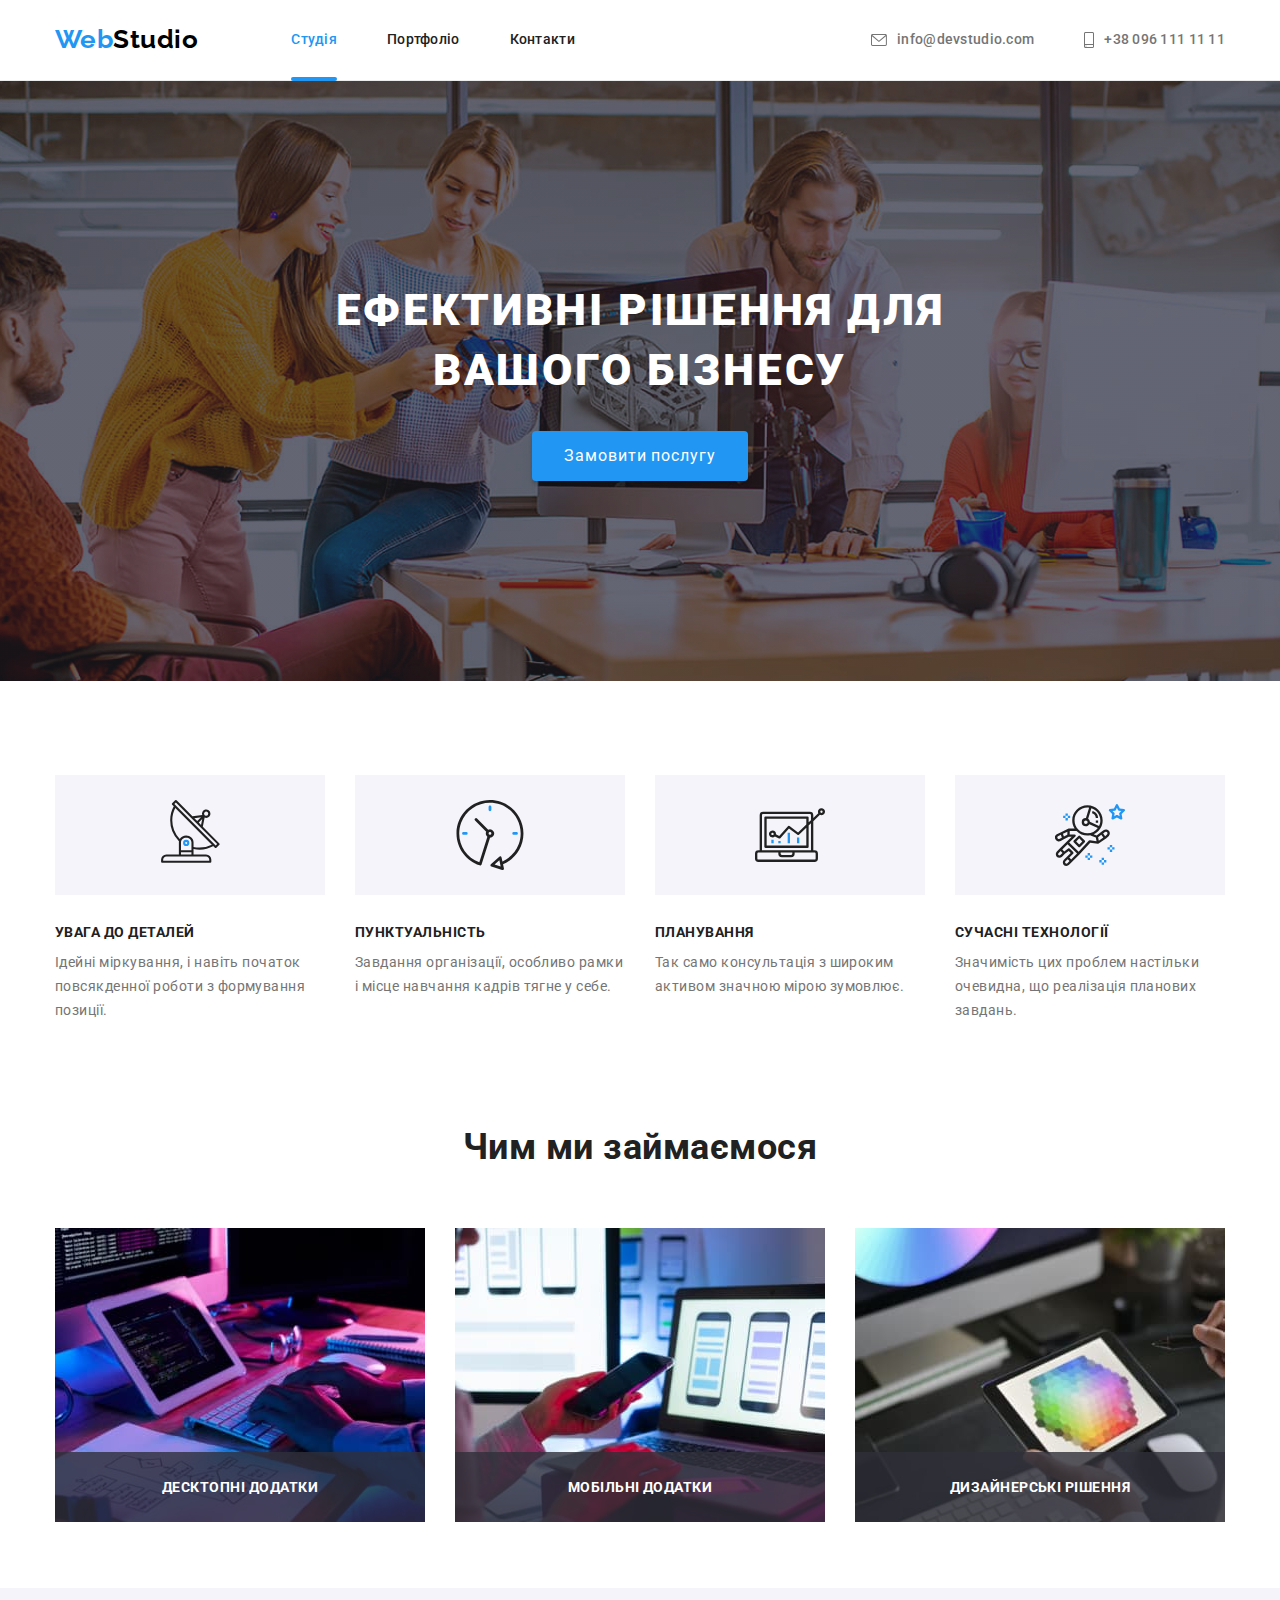
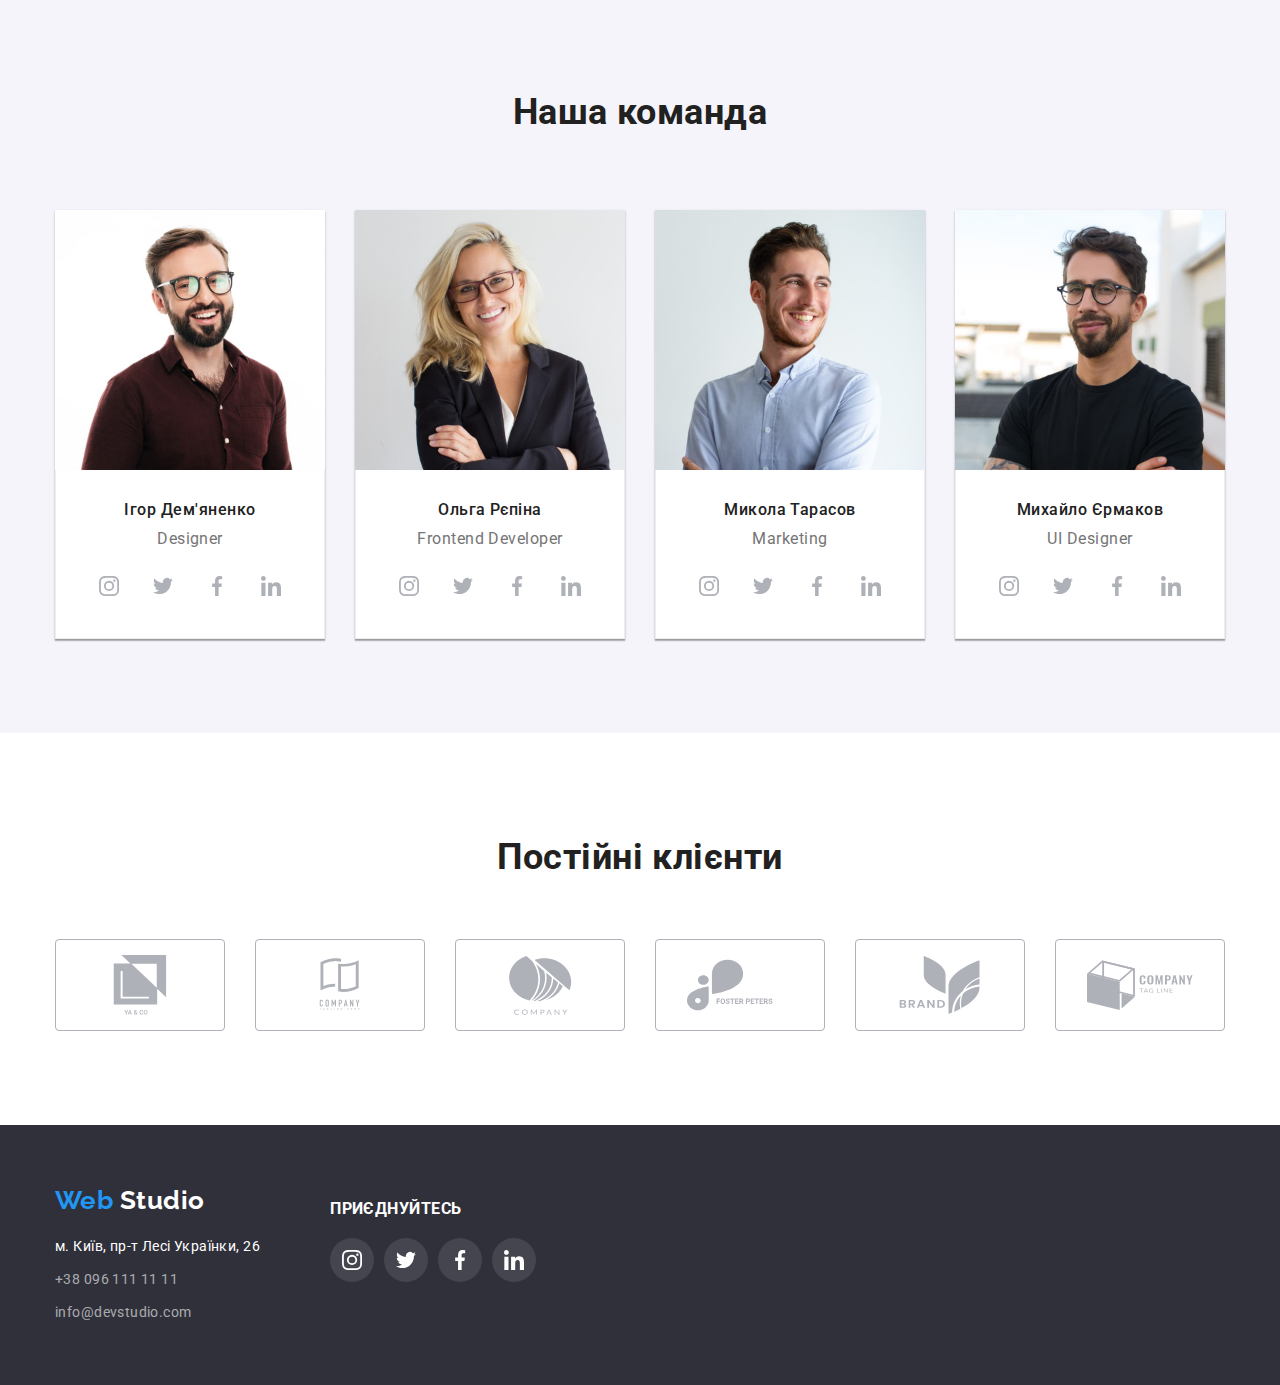
<file: index.html>
<!DOCTYPE html>
<html lang="uk">

<head>
  <meta charset="UTF-8" />
  <meta http-equiv="X-UA-Compatible" content="IE=edge" />
  <meta name="viewport" content="width=device-width, initial-scale=1.0" />
  <title>Web Studio</title>
  <link rel="preconnect" href="https://fonts.googleapis.com" />
  <link rel="preconnect" href="https://fonts.gstatic.com" crossorigin />
  <link href="https://fonts.googleapis.com/css2?family=Raleway:wght@700&family=Roboto:wght@400;500;700;900&display=swap"
    rel="stylesheet" />
  <link rel="stylesheet" href="https://cdnjs.cloudflare.com/ajax/libs/modern-normalize/1.1.0/modern-normalize.min.css">
  <link rel="stylesheet" href="./css/styles.css" />
</head>

<body>
  <!-- Header -->
  <header class="page-header">
    <div class="container">
      <div class="main-nav-studio">
        <nav class="main-nav-studio">
          <div class="logo-container">
            <a href="./index.html" lang="en" class="logo link item">
              Web
              <span class="logo-header">Studio</span>
            </a>
          </div>

          <ul class="main-nav list">
            <li class="item">
              <a href="./index.html" class="nav-link link current">Студія</a>
            </li>
            <li class="item">
              <a href="./portfolio.html" class="nav-link link">Портфоліо</a>
            </li>
            <li class="item">
              <a href="#" class="nav-link link">Контакти</a>
            </li>
          </ul>
        </nav>

        <ul class="header-contacts list">
          <li class="item">
            <a href="mailto:info@devstudio.com" lang="en" class="header-contacts link mail">
              <svg class="mail-icon">
                <use href="./images/icons.svg#icon-envelope"></use>
              </svg>
              info@devstudio.com
            </a>
          </li>
          <li class="item">
            <a href="tel:+380961111111" class="header-contacts link telefone">
              <svg class="telefon-icon">
                <use href="./images/icons.svg#icon-smartphone"></use>
              </svg>
              +38 096 111 11 11
            </a>
          </li>
        </ul>
      </div>
    </div>
  </header>

  <main>
    <!-- Hero! -->
    <section class="hero section overlay">
      <div class="container">
        <h1 class="hero-tittle">Ефективні рішення для вашого бізнесу</h1>
        <button data-modal-open type="button" class="hero-button">Замовити послугу</button>
      </div>
    </section>

    <!--Preferences -->
    <section class="preferences section">
      <div class="container">
        <h2 class="visually-hidden">Наші переваги</h2>

        <ul class="list prferences-list">
          <li class="item">
            <div class="icons-preference">
              <svg class="icon-preference antenna" width="70" height="70">
                <use href="./images/icons.svg#icon-antenna"></use>
              </svg>
            </div>
            <h3 class="preferences-title">УВАГА ДО ДЕТАЛЕЙ</h3>
            <p class="preferences-details">
              Ідейні міркування, і навіть початок повсякденної роботи з
              формування позиції.
            </p>
          </li>
          <li class="item">
            <div class="icons-preference">
              <svg class="icon-preference clock" width="70" height="70">
                <use href="./images/icons.svg#icon-clock"></use>
              </svg>
            </div>
            <h3 class="preferences-title">ПУНКТУАЛЬНІСТЬ</h3>
            <p class="preferences-details">
              Завдання організації, особливо рамки і місце навчання кадрів тягне
              у себе.
            </p>
          </li>
          <li class="item">
            <div class="icons-preference">
              <svg class="icon-preference diagram" width="70" height="70">
                <use href="./images/icons.svg#icon-diagram"></use>
              </svg>
            </div>
            <h3 class="preferences-title">ПЛАНУВАННЯ</h3>
            <p class="preferences-details">
              Так само консультація з широким активом значною мірою зумовлює.
            </p>
          </li>
          <li class="item">

            <div class="icons-preference">
              <svg class="icon-preference astronaut" width="70" height="70">
                <use href="./images/icons.svg#icon-astronaut"></use>
              </svg>
            </div>

            <h3 class="preferences-title">СУЧАСНІ ТЕХНОЛОГІЇ</h3>
            <p class="preferences-details">
              Значимість цих проблем настільки очевидна, що реалізація планових
              завдань.
            </p>
          </li>
        </ul>
      </div>
    </section>

    <!-- Our-projects -->
    <section class="projects section-no-padding">
      <div class="container">
        <h2 class="projects-title">Чим ми займаємося</h2>


        <ul class="list projects-list">
          <li class="items">
            <img src="./images/computer.jpg" alt="розробка для десктопів" width="370" height="294"
              class="project-image" />
            <p class="projects-card-description">Десктопні додатки</p>
          </li>
          <li class="items">
            <img src="./images/phone.jpg" alt="розробка для мобільних телефонів" width="370" height="294"
              class="project-image" />
            <p class="projects-card-description">Мобільні додатки</p>
          </li>
          <li class="items">
            <img src="./images/tablet.jpg" alt="розробка для планшетів" width="370" height="294"
              class="project-image" />
            <p class="projects-card-description">Дизайнерські рішення</p>
          </li>
        </ul>
      </div>
    </section>

    <!-- Our team -->
    <section class="team section">
      <div class="container">
        <h2 class="team-title">Наша команда</h2>
        <ul class="list team-list">

          <li class="item">
            <img src="./images/prodact.jpg" alt="Дизайнер Проекту" class="team-foto" width="270" height="260" />

            <div class="team-card-text">
              <h4 class="name">Ігор Дем'яненко</h4>
              <p lang="en" class="position">Designer</p>

              <ul class="list team-card-icons">
                <li class="card-iconcs-item">
                  <a href="#" class="icon-link">
                    <svg class="icon-team" width="20px" height="20px">
                      <use href="./images/icons.svg#icon-instagram"></use>
                    </svg>
                  </a>
                </li>
                <li class="card-iconcs-item">
                  <a href="#" class="icon-link">
                    <svg class="icon-team" width="20px" height="20px">
                      <use href="./images/icons.svg#icon-twitter"></use>
                    </svg>
                  </a>
                </li>
                <li class="card-iconcs-item">
                  <a href="#" class="icon-link">
                    <svg class="icon-team" width="20px" height="20px">
                      <use href="./images/icons.svg#icon-facebook"></use>
                    </svg>
                  </a>
                </li>
                <li class="card-iconcs-item">
                  <a href="#" class="icon-link">
                    <svg class="icon-team" width="20px" height="20px">
                      <use href="./images/icons.svg#icon-linkedin"></use>
                    </svg>
                  </a>
                </li>
              </ul>
            </div>
          </li>

          <li class="item">
            <img src="./images/frontend.jpg" alt="Фронтенд розробник" class="team-foto" width="270" height="260" />

            <div class="team-card-text">
              <h4 class="name">Ольга Рєпіна</h4>
              <p lang="en" class="position">Frontend Developer</p>

              <ul class="list team-card-icons">
                <li class="card-iconcs-item">
                  <a href="#" class="icon-link">
                    <svg class="icon-team" width="20px" height="20px">
                      <use href="./images/icons.svg#icon-instagram"></use>
                    </svg>
                  </a>
                </li>
                <li class="card-iconcs-item">
                  <a href="#" class="icon-link">
                    <svg class="icon-team" width="20px" height="20px">
                      <use href="./images/icons.svg#icon-twitter"></use>
                    </svg>
                  </a>
                </li>
                <li class="card-iconcs-item">
                  <a href="#" class="icon-link">
                    <svg class="icon-team" width="20px" height="20px">
                      <use href="./images/icons.svg#icon-facebook"></use>
                    </svg>
                  </a>
                </li>
                <li class="card-iconcs-item">
                  <a href="#" class="icon-link">
                    <svg class="icon-team" width="20px" height="20px">
                      <use href="./images/icons.svg#icon-linkedin"></use>
                    </svg>
                  </a>
                </li>
              </ul>
            </div>
          </li>

          <li class="item">
            <img src="./images/marketing.jpg" alt="Маркетинг" class="team-foto" width="270" height="260" />

            <div class="team-card-text">
              <h4 class="name">Микола Тарасов</h4>
              <p lang="en" class="position">Marketing</p>

              <ul class="list team-card-icons">
                <li class="card-iconcs-item">
                  <a href="#" class="icon-link">
                    <svg class="icon-team" width="20px" height="20px">
                      <use href="./images/icons.svg#icon-instagram"></use>
                    </svg>
                  </a>
                </li>
                <li class="card-iconcs-item">
                  <a href="#" class="icon-link">
                    <svg class="icon-team" width="20px" height="20px">
                      <use href="./images/icons.svg#icon-twitter"></use>
                    </svg>
                  </a>
                </li>
                <li class="card-iconcs-item">
                  <a href="#" class="icon-link">
                    <svg class="icon-team" width="20px" height="20px">
                      <use href="./images/icons.svg#icon-facebook"></use>
                    </svg>
                  </a>
                </li>
                <li class="card-iconcs-item">
                  <a href="#" class="icon-link">
                    <svg class="icon-team" width="20px" height="20px">
                      <use href="./images/icons.svg#icon-linkedin"></use>
                    </svg>
                  </a>
                </li>
              </ul>
            </div>

          </li>

          <li class="item">
            <img src="./images/designer.jpg" alt="Графічний дизайнер" class="team-foto" width="270" height="260" />

            <div class="team-card-text">
              <h4 class="name">Михайло Єрмаков</h4>
              <p lang="en" class="position">UI Designer</p>

              <ul class="list team-card-icons">
                <li class="card-iconcs-item">
                  <a href="#" class="icon-link">
                    <svg class="icon-team" width="20px" height="20px">
                      <use href="./images/icons.svg#icon-instagram"></use>
                    </svg>
                  </a>
                </li>
                <li class="card-iconcs-item">
                  <a href="#" class="icon-link">
                    <svg class="icon-team" width="20px" height="20px">
                      <use href="./images/icons.svg#icon-twitter"></use>
                    </svg>
                  </a>
                </li>
                <li class="card-iconcs-item">
                  <a href="#" class="icon-link">
                    <svg class="icon-team" width="20px" height="20px">
                      <use href="./images/icons.svg#icon-facebook"></use>
                    </svg>
                  </a>
                </li>
                <li class="card-iconcs-item">
                  <a href="#" class="icon-link">
                    <svg class="icon-team" width="20px" height="20px">
                      <use href="./images/icons.svg#icon-linkedin"></use>
                    </svg>
                  </a>
                </li>
              </ul>
          </li>
        </ul>
      </div>
      </div>
    </section>

    <section class="clients section">
      <div class="container">
        <h2 class="clients-title">Постійні клієнти</h2>

        <ul class="list our-clients">

          <li class="clients-icon-item">
            <a href="" class="clients-icone-link">
              <svg class="icone-clients">
                <use href="./images/icons.svg#icon-ya_co" width="106px" height="60px"></use>
              </svg>
            </a>
          </li>

          <li class="clients-icon-item">
            <a href="" class="clients-icone-link">
              <svg class="icone-clients">
                <use href="./images/icons.svg#icon-tagline_here_company" width="106px" height="60px"></use>
              </svg>
            </a>
          </li>

          <li class="clients-icon-item">
            <a href="" class="clients-icone-link">
              <svg class="icone-clients">
                <use href="./images/icons.svg#icon-company" width="106px" height="60px"></use>
              </svg>
            </a>
          </li>

          <li class="clients-icon-item">
            <a href="" class="clients-icone-link">
              <svg class="icone-clients">
                <use href="./images/icons.svg#icon-foster_peters" width="106px" height="60px"></use>
              </svg>
            </a>
          </li>

          <li class="clients-icon-item">
            <a href="" class="clients-icone-link">
              <svg class="icone-clients">
                <use href="./images/icons.svg#icon-brand" width="106px" height="60px"></use>
              </svg>
            </a>
          </li>

          <li class="clients-icon-item">
            <a href="" class="clients-icone-link">
              <svg class="icone-clients">
                <use href="./images/icons.svg#icon-tag_line_company" width="106px" height="60px"></use>
              </svg>
            </a>
          </li>

        </ul>
      </div>

    </section>


  </main>
  </div>

  <!-- Footer -->
  <footer class="footer">
    <div class="container">
      <div class="address-footer">
        <a href="./index.html" lang="en" class="logo link footer-log">
          Web
          <span class="logo-footer">Studio</span>
        </a>
        <address>
          <ul class="footer-contacts list">
            <li class="item">
              <a href="https://goo.gl/maps/CPtrU1FHBa2aNyZL9" target="_blank" rel="noopener noreferrer nofollow"
                class="footer-contacts link">
                <span class="adress-footer">м. Київ, пр-т Лесі Українки, 26</span>
              </a>
            </li>
            <li class="item">
              <a href="tel:+380961111111" class="footer-contacts link">
                +38 096 111 11 11
              </a>
            </li>
            <li class="item">
              <a href="mailto:info@devstudio.com" lang="en" class="footer-contacts link">
                info@devstudio.com
              </a>
            </li>
          </ul>
        </address>
      </div>

      <div class="social-link-footer">
        <p class="join-us">ПРИЄДНУЙТЕСЬ</p>
        <ul class="icons-list-footer list">

          <li class="footer-icon-item item">
            <a href="" class="footer-icon-link link">
              <svg class="icon-footer">
                <use href="./images/icons.svg#icon-instagram"></use>
              </svg>
            </a>
          </li>

          <li class="footer-icon-item item">
            <a href="" class="footer-icon-link link">
              <svg class="icon-footer">
                <use href="./images/icons.svg#icon-twitter"></use>
              </svg>
            </a>
          </li>

          <li class="footer-icon-item item">
            <a href="" class="footer-icon-link link">
              <svg class="icon-footer">
                <use href="./images/icons.svg#icon-facebook"></use>
              </svg>
            </a>
          </li>

          <li class="footer-icon-item item">
            <a href="" class="footer-icon-link link">
              <svg class="icon-footer">
                <use href="./images/icons.svg#icon-linkedin"></use>
              </svg>
            </a>
          </li>
      </div>
      </ul>

    </div>
  </footer>

  <div data-modal class="backdrop is-hidden">
    <div class="modal">
      <button data-modal-close class="modal-close-button">
        <svg class="icon-close" width="11px" height="11px">
          <use href="./images/icons.svg#icon-close_black"></use>
        </svg>
      </button>
    </div>
  </div>
  </div>
  <script src="./js/header.js"></script>
  <script src="./js/modal.js"></script>

</body>

</html>
</file>
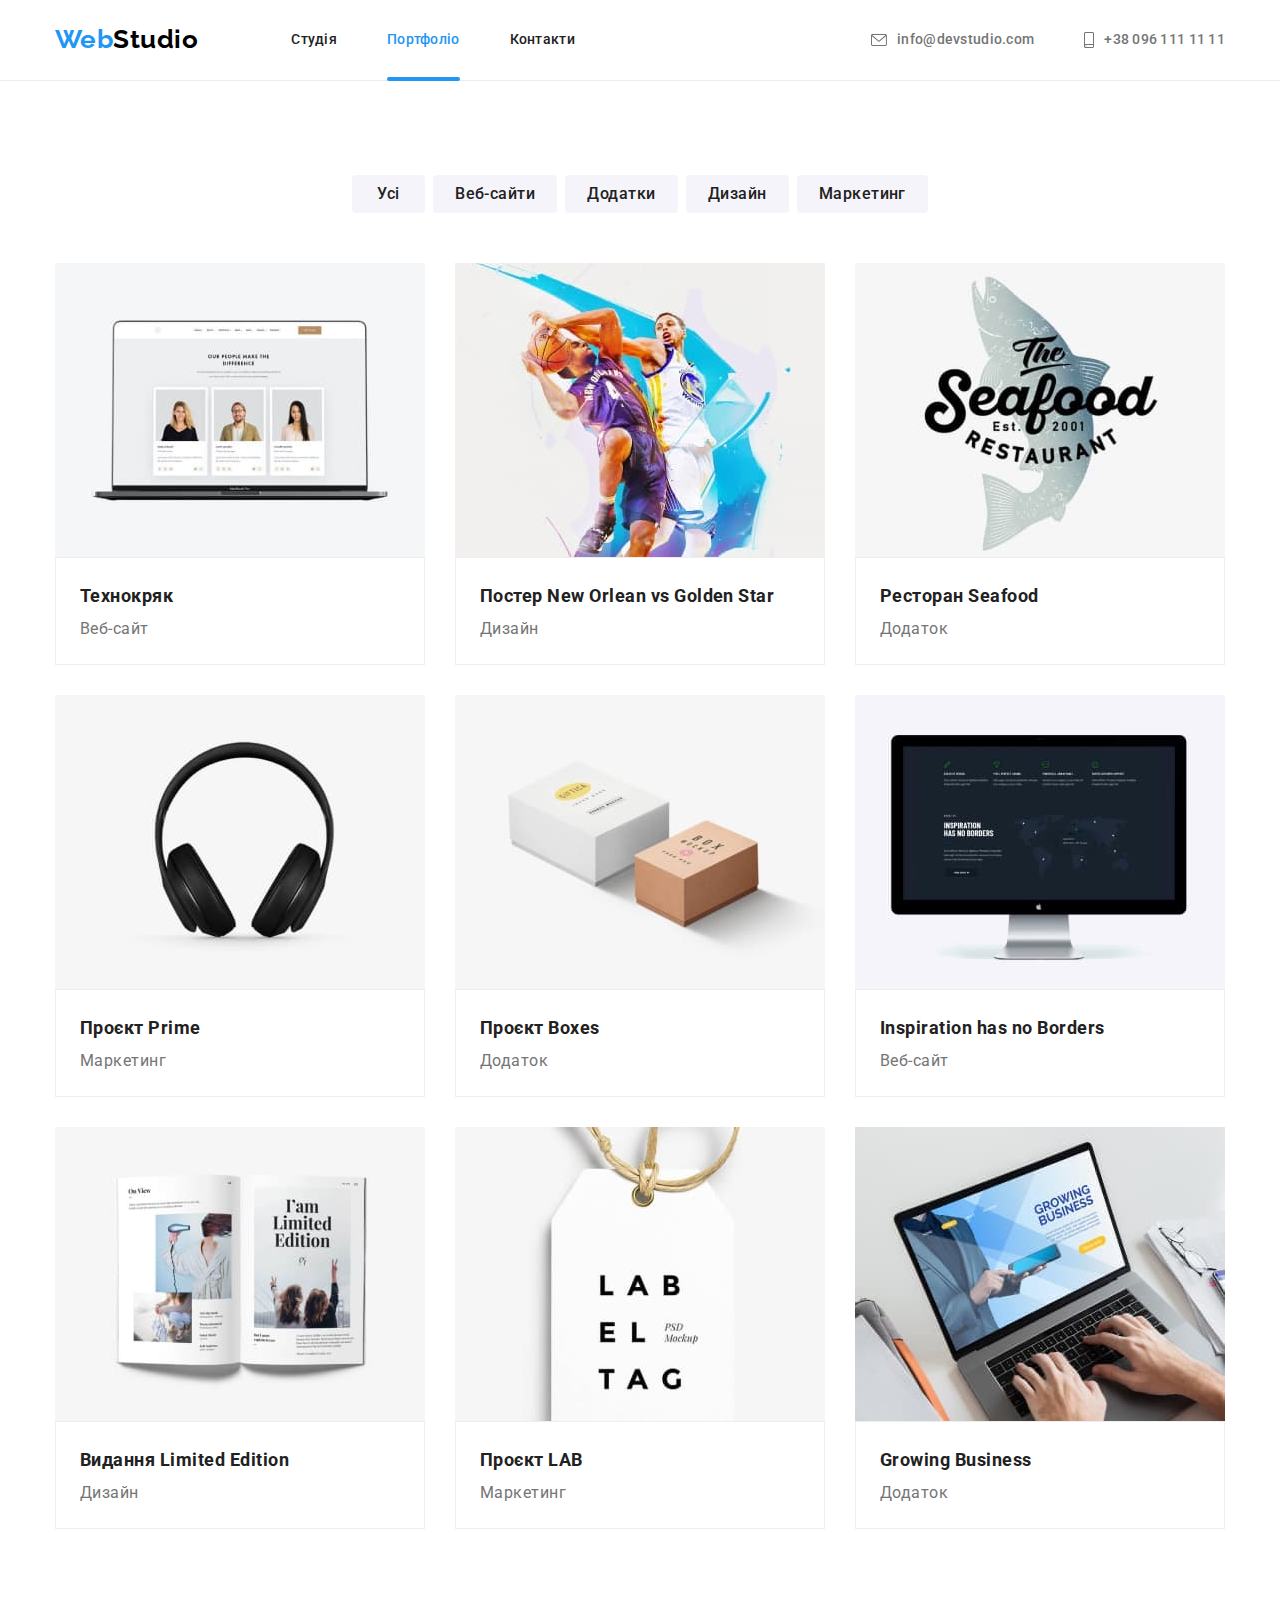
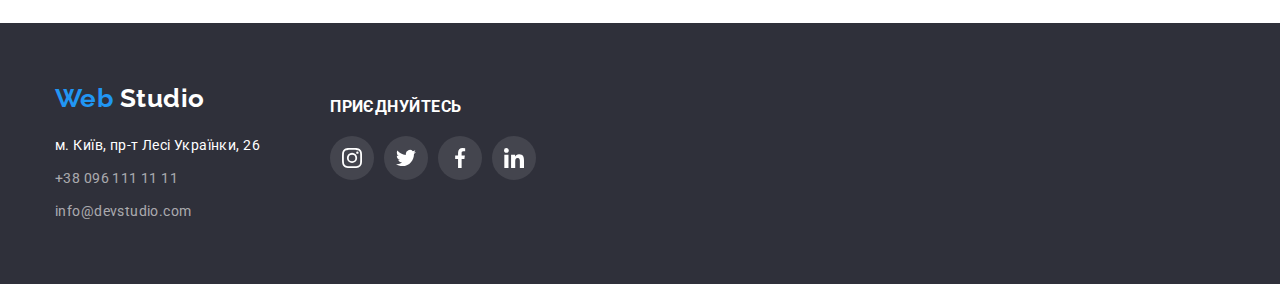
<file: portfolio.html>
<!DOCTYPE html>
<html lang="uk">

<head>
  <meta charset="UTF-8" />
  <meta http-equiv="X-UA-Compatible" content="IE=edge" />
  <meta name="viewport" content="width=device-width, initial-scale=1.0" />
  <title>Web Studio</title>
  <link rel="preconnect" href="https://fonts.googleapis.com" />
  <link rel="preconnect" href="https://fonts.gstatic.com" crossorigin />
  <link href="https://fonts.googleapis.com/css2?family=Raleway:wght@700&family=Roboto:wght@400;500;700;900&display=swap"
    rel="stylesheet" />
  <link rel="stylesheet" href="https://cdnjs.cloudflare.com/ajax/libs/modern-normalize/1.1.0/modern-normalize.min.css">
  <link rel="stylesheet" href="./css/styles.css" />
</head>

<body>
  <!-- Header -->
  <header class="page-header">
    <div class="container">
      <div class="main-nav-studio">
        <nav class="main-nav-studio">
          <div class="logo-container">
            <a href="./index.html" lang="en" class="logo link item">
              Web
              <span class="logo-header">Studio</span>
            </a>
          </div>

          <ul class="main-nav list">
            <li class="item">
              <a href="./index.html" class="nav-link link">Студія</a>
            </li>
            <li class="item">
              <a href="./portfolio.html" class="nav-link link current">Портфоліо</a>
            </li>
            <li class="item">
              <a href="#" class="nav-link link">Контакти</a>
            </li>
          </ul>
        </nav>

        <ul class="header-contacts list">
          <li class="item">
            <a href="mailto:info@devstudio.com" lang="en" class="header-contacts link mail">
              <svg class="mail-icon">
                <use href="./images/icons.svg#icon-envelope"></use>
              </svg>
              info@devstudio.com
            </a>
          </li>
          <li class="item">
            <a href="tel:+380961111111" class="header-contacts link telefone">
              <svg class="telefon-icon">
                <use href="./images/icons.svg#icon-smartphone"></use>
              </svg>
              +38 096 111 11 11
            </a>
          </li>
        </ul>
      </div>
    </div>
  </header>

  <main>
    <!-- Nav-buttons -->
    <section class="section portfolio-nav">
      <div class="container portfolio-nav-buttons">
        <h2 class="visually-hidden">Пошук за категоріями</h2>
        <ul class="list nav-buttons-list">
          <li class="item"><button type="button" class="nav-buttons">Усі</button></li>
          <li class="item"><button type="button" class="nav-buttons">Веб-сайти</button></li>
          <li class="item"><button type="button" class="nav-buttons">Додатки</button></li>
          <li class="item"><button type="button" class="nav-buttons">Дизайн</button></li>
          <li class="item"><button type="button" class="nav-buttons">Маркетинг</button></li>
        </ul>
      </div>


      <!-- Poftfolio items -->

      <div class="container">
        <h2 class="visually-hidden">Категорії портфоліо</h2>
        <ul class="list card-items">
          <li class="card-item">

            <div class="portfolio-card-thumb">
              <img src="./images/technokryak.jpg" alt="Відкрита сторінка веб сайту на екрані ноутбука"
                class="portfolio-image" width="370" />
              <div class="thumb-overlay">
                <p class="thumb-text">Ресурс пропонує комплексні пропозиції з різним рівнем функціоналу та сервісів. Все
                  це дозволить відвідувачу
                  отримати вичерпні відомості про компанію чи приватну особу.</p>
              </div>
            </div>

            <div class="card-text">
              <h3 class="items-title">Технокряк</h3>
              <p class="items-description">Веб-сайт</p>
            </div>
          </li>
          <li class="card-item">
            <div class="portfolio-card-thumb">

              <img src="./images/poster_new_orlean.jpg" alt="Два баскетболісти в процесі гри" class="portfolio-image"
                width="370" />
              <div class="thumb-overlay">
                <p class="thumb-text">Ресурс пропонує комплексні пропозиції з різним рівнем функціоналу та сервісів. Все
                  це дозволить відвідувачу
                  отримати вичерпні відомості про компанію чи приватну особу.</p>
              </div>
            </div>
            <div class="card-text">
              <h3 class="items-title">Постер New Orlean vs Golden Star</h3>
              <p class="items-description">Дизайн</p>
            </div>
          </li>
          <li class="card-item">

            <div class="portfolio-card-thumb">
              <img src="./images/seafood.jpg" alt="Логотип ресторану морської кухні" class="portfolio-image"
                width="370" />
              <div class="thumb-overlay">
                <p class="thumb-text">Ресурс пропонує комплексні пропозиції з різним рівнем функціоналу та сервісів. Все
                  це дозволить відвідувачу
                  отримати вичерпні відомості про компанію чи приватну особу.</p>
              </div>
            </div>
            <div class="card-text">
              <h3 class="items-title">Ресторан Seafood</h3>
              <p class="items-description">Додаток</p>
            </div>
          </li>
          <li class="card-item">

            <div class="portfolio-card-thumb">
              <img src="./images/prime.jpg" alt="Навушники" class="portfolio-image" width="370" />
              <div class="thumb-overlay">
                <p class="thumb-text">Ресурс пропонує комплексні пропозиції з різним рівнем функціоналу та сервісів. Все
                  це дозволить відвідувачу
                  отримати вичерпні відомості про компанію чи приватну особу.</p>
              </div>
            </div>
            <div class="card-text">
              <h3 class="items-title">Проєкт Prime</h3>
              <p class="items-description">Маркетинг</p>
            </div>
          </li>
          <li class="card-item">

            <div class="portfolio-card-thumb">
              <img src="./images/boxes.jpg" alt="Дві коробки" class="portfolio-image" width="370" />
              <div class="thumb-overlay">
                <p class="thumb-text">Ресурс пропонує комплексні пропозиції з різним рівнем функціоналу та сервісів. Все
                  це дозволить відвідувачу
                  отримати вичерпні відомості про компанію чи приватну особу.</p>
              </div>
            </div>
            <div class="card-text">
              <h3 class="items-title">Проєкт Boxes</h3>
              <p class="items-description">Додаток</p>
            </div>
          </li>
          <li class="card-item">

            <div class="portfolio-card-thumb">
              <img src="./images/inspiration.jpg" alt="Веб-сайт на екрані ком'ютера" class="portfolio-image"
                width="370" />
              <div class="thumb-overlay">
                <p class="thumb-text">Ресурс пропонує комплексні пропозиції з різним рівнем функціоналу та сервісів. Все
                  це дозволить відвідувачу
                  отримати вичерпні відомості про компанію чи приватну особу.</p>
              </div>
            </div>
            <div class="card-text">
              <h3 class="items-title">Inspiration has no Borders</h3>
              <p class="items-description">Веб-сайт</p>
            </div>
          </li>
          <li class="card-item">

            <div class="portfolio-card-thumb">
              <img src="./images/limited_edition.jpg" alt="Відкрита книга з картинками і текстом"
                class="portfolio-image" width="370" />
              <div class="thumb-overlay">
                <p class="thumb-text">Ресурс пропонує комплексні пропозиції з різним рівнем функціоналу та сервісів. Все
                  це дозволить відвідувачу
                  отримати вичерпні відомості про компанію чи приватну особу.</p>
              </div>
            </div>
            <div class="card-text">
              <h3 class="items-title">Видання Limited Edition</h3>
              <p class="items-description">Дизайн</p>
            </div>
          </li>
          <li class="card-item">

            <div class="portfolio-card-thumb">
              <img src="./images/lab.jpg" alt="Брелок" class="portfolio-image" width="370" />
              <div class="thumb-overlay">
                <p class="thumb-text">Ресурс пропонує комплексні пропозиції з різним рівнем функціоналу та сервісів. Все
                  це дозволить відвідувачу
                  отримати вичерпні відомості про компанію чи приватну особу.</p>
              </div>
            </div>
            <div class="card-text">
              <h3 class="items-title">Проєкт LAB</h3>
              <p class="items-description">Маркетинг</p>
            </div>
          </li>
          <li class="card-item">

            <div class="portfolio-card-thumb">
              <img src="./images/growing_business.jpg" alt="Руки на клавіатурі ноутбука" class="portfolio-image"
                width="370" />
              <div class="thumb-overlay">
                <p class="thumb-text">Ресурс пропонує комплексні пропозиції з різним рівнем функціоналу та сервісів. Все
                  це дозволить відвідувачу
                  отримати вичерпні відомості про компанію чи приватну особу.</p>
              </div>
            </div>
            <div class="card-text">
              <h3 class="items-title">Growing Business</h3>
              <p class="items-description">Додаток</p>
            </div>
          </li>
        </ul>
      </div>
    </section>
  </main>
  </div>

  <!-- Footer -->
  <footer class="footer">
    <div class="container">
      <div class="address-footer">
        <a href="./index.html" lang="en" class="logo link footer-log">
          Web
          <span class="logo-footer">Studio</span>
        </a>
        <address>
          <ul class="footer-contacts list">
            <li class="item">
              <a href="https://goo.gl/maps/CPtrU1FHBa2aNyZL9" target="_blank" rel="noopener noreferrer nofollow"
                class="footer-contacts link">
                <span class="adress-footer">м. Київ, пр-т Лесі Українки, 26</span>
              </a>
            </li>
            <li class="item">
              <a href="tel:+380961111111" class="footer-contacts link">
                +38 096 111 11 11
              </a>
            </li>
            <li class="item">
              <a href="mailto:info@devstudio.com" lang="en" class="footer-contacts link">
                info@devstudio.com
              </a>
            </li>
          </ul>
        </address>
      </div>

      <div class="social-link-footer">
        <p class="join-us">ПРИЄДНУЙТЕСЬ</p>
        <ul class="icons-list-footer list">

          <li class="footer-icon-item item">
            <a href="" class="footer-icon-link link">
              <svg class="icon-footer">
                <use href="./images/icons.svg#icon-instagram"></use>
              </svg>
            </a>
          </li>

          <li class="footer-icon-item item">
            <a href="" class="footer-icon-link link">
              <svg class="icon-footer">
                <use href="./images/icons.svg#icon-twitter"></use>
              </svg>
            </a>
          </li>

          <li class="footer-icon-item item">
            <a href="" class="footer-icon-link link">
              <svg class="icon-footer">
                <use href="./images/icons.svg#icon-facebook"></use>
              </svg>
            </a>
          </li>

          <li class="footer-icon-item item">
            <a href="" class="footer-icon-link link">
              <svg class="icon-footer">
                <use href="./images/icons.svg#icon-linkedin"></use>
              </svg>
            </a>
          </li>
      </div>
      </ul>

    </div>
  </footer>
  </div>
  <script src="./js/header.js"></script>
</body>

</html>
</file>
<file: css/styles.css>
:root {
  /* colors */
  --acsent-color: #2196f3;
  --main-text-color: #757575;
  --secondary-text-color: #212121;
  --white-color: #ffffff;
  --black-color: #000000;
  --border-btm: #ececec;
  --icone-color: #afb1b8;
  --footer-contacts-color: rgba(255, 255, 255, 0.6);
  --hero-button-acsent: #188ce8;
  --hero-button-shadow: 0px 4px 4px rgba(0, 0, 0, 0.15);
  --portfolio-nav-buttons-shadow: 0px 3px 1px rgba(0, 0, 0, 0.1),
    0px 1px 2px rgba(0, 0, 0, 0.08), 0px 2px 2px rgba(0, 0, 0, 0.12);
  --modal-box-shedow: 0px 1px 3px rgba(0, 0, 0, 0.12),
    0px 1px 1px rgba(0, 0, 0, 0.14), 0px 2px 1px rgba(0, 0, 0, 0.2);
  /* background-colors */
  --main-bgr: #ffffff;
  --secondary-bgr: #f5f4fa;
  --hero-bgr: #2f303a;
  --backdrop-bgr: rgb(0, 0, 0, 0.2);
  --icon-footer-bgr: rgba(255, 255, 255, 0.1);
  --projects-card-descr-bgr: rgba(47, 48, 58, 0.8);
  --thumb-text-bgr: rgba(33, 150, 243, 0.9);
  /* primery fonts */
  --primery-fonts: "Roboto", sans-serif;
  --logo-fonts: "Raleway", sans-serif;
  --person-card-shedow: 0px 1px 3px rgba(0, 0, 0, 0.12),
    0px 1px 1px rgba(0, 0, 0, 0.14), 0px 2px 1px rgba(0, 0, 0, 0.2);
  --portfolio-cards-brd: #eeeeee;

  --function-time: cubic-bezier(0.4, 0, 0.2, 1);
  --transition-time: 250ms;
}

h1,
h2,
h3,
h4,
h5,
h6,
p,
ul {
  margin: 0;
  padding: 0;
}

.link {
  font-style: normal;
  text-decoration: none;
  color: var(--secondary-text-color);
}

.list {
  list-style: none;
}

body {
  background-color: var(--main-bgr);
  color: var(--main-text-color);
  font-family: var(--primery-fonts);
  font-size: 16px;
  line-height: 1.71;
  letter-spacing: 0.03em;
  margin: 0;

  padding-top: 80px;
}

.container {
  max-width: 1200px;
  padding-left: 15px;
  padding-right: 15px;
  margin: 0 auto;
}

.section {
  padding-top: 94px;
  padding-bottom: 94px;
}

/* Logo */
.logo-container {
  display: flex;
  margin-right: 93px;
}

.logo {
  display: flex;
  padding-top: 24px;
  padding-bottom: 25px;

  color: var(--acsent-color);
  font-family: var(--logo-fonts);
  font-weight: 700;
  font-size: 26px;
  line-height: 1.19;
  text-decoration: none;
}

.logo-header {
  color: var(--black-color);
}

/* Navigation Heder */

.nav-link {
  display: block;
  position: relative;
  padding-top: 32px;
  padding-bottom: 32px;

  font-family: var(--primery-fonts);
  font-weight: 500;
  font-size: 14px;
  line-height: 1.14;
  letter-spacing: 0.02em;

  transition: color var(--transition-time) var(--function-time);
}
.nav-link::after {
  content: " ";
  width: 100%;
  height: 4px;
  position: absolute;
  left: 0;
  bottom: -1px;
  background: var(--acsent-color);
  border-radius: 2px;
  opacity: 0;
}

.current.nav-link::after {
  opacity: 1;
}

.main-nav {
  display: flex;
}

.main-nav .item:not(:last-child) {
  margin-right: 50px;
}

.header-contacts {
  display: flex;
  font-family: var(--primery-fonts);
  font-weight: 500;
  font-size: 14px;
  line-height: 1.14;
  letter-spacing: 0.02em;
  color: var(--main-text-color);
  cursor: pointer;

  transition: color var(--transition-time) var(--function-time);
}

.nav-link:hover,
.nav-link:focus,
.header-contacts:focus,
.header-contacts:hover {
  color: var(--acsent-color);
}

.current {
  color: var(--acsent-color);
}

.header-contacts.list .item:not(:last-child) {
  margin-right: 50px;
}

.header-contacts.list {
  margin-left: auto;
}

.header-contacts.link {
  display: block;
  padding-top: 32px;
  padding-bottom: 32px;
}

.main-nav-studio {
  display: flex;
  align-items: center;
}

.page-header {
  position: fixed;
  width: 100%;
  top: 0;
  left: 0;
  right: 0;
  min-height: 80px;
  background-color: var(--main-bgr);
  z-index: 1;
  border-bottom: 1px solid var(--border-btm);
}

.link.mail,
.link.telefone {
  display: inline-flex;
  align-items: center;
}

.mail-icon {
  width: 16px;
  height: 12px;
  margin-right: 10px;
  fill: currentColor;
  /* transition: color var(--transition-time) var(--function-time); */
}

.telefon-icon {
  width: 10px;
  height: 16px;
  margin-right: 10px;
  fill: currentColor;
  transition: color var(--transition-time) var(--function-time);
}

/* Hero */
.hero.section {
  padding: 200px 0;
  text-align: center;
}

.hero-tittle {
  margin: 0 auto 30px;
  max-width: 696px;
  font-weight: 900;
  font-size: 44px;
  line-height: 1.36;
  letter-spacing: 0.06em;
  text-transform: uppercase;
  color: var(--white-color);
}

.hero-button {
  padding: 10px 32px;
  min-width: 216px;
  display: inline-block;
  color: var(--white-color);
  font-family: var(--primery-fonts);
  letter-spacing: 0.06em;
  line-height: 1.9;
  text-align: center;

  background-color: var(--acsent-color);
  box-shadow: var(--hero-button-shadow);
  border-radius: 4px;
  border: none;
  cursor: pointer;

  transition: background-color var(--transition-time) var(--function-time),
    box-shadow var(--transition-time) var(--function-time);
}

.hero-button:hover,
.hero-button:focus,
.hero-button:active {
  background-color: var(--hero-button-acsent);
  box-shadow: var(--hero-button-shadow);
  border-radius: 4px;
}

.overlay {
  max-width: 1600px;
  min-height: 600px;
  margin-left: auto;
  margin-right: auto;
  background-color: var(--hero-bgr);
  background-image: linear-gradient(
      to bottom,
      rgba(47, 48, 58, 0.4),
      rgba(47, 48, 58, 0.4)
    ),
    url(../images/hero_img.jpg);
  background-repeat: no-repeat;
  background-position: center;
  background-size: cover;
}

/* < !--Preferences --> */
.visually-hidden {
  position: absolute;
  white-space: nowrap;
  width: 1px;
  height: 1px;
  overflow: hidden;
  border: 0;
  padding: 0;
  clip: rect(0 0 0 0);
  clip-path: inset(50%);
  margin: -1px;
}

.preferences-title {
  margin-bottom: 10px;
  font-size: 14px;
  line-height: 1.14;
  text-transform: uppercase;
  color: var(--secondary-text-color);
}

.preferences-details {
  font-size: 14px;
}

.list.prferences-list {
  display: flex;
  flex-wrap: wrap;
  justify-content: space-between;
}

.prferences-list .item {
  width: 270px;
}

.list.prferences-list .item:not(:last-child) {
  margin-right: 30px;
}

.icons-preference {
  display: flex;
  align-items: center;
  justify-content: center;
  min-width: 270px;
  min-height: 120px;
  margin-bottom: 30px;
  background-color: var(--secondary-bgr);
}

.icon-preference {
  max-width: 70px;
  max-height: 70px;
}

/* Our-projects section */
.projects.section-no-padding {
  padding-top: 0px;
  padding-bottom: 66px;
}

.list.projects-list {
  display: flex;
  flex-wrap: wrap;
  justify-content: space-between;
}

.list.projects-list .items:not(:last-child) {
  margin-right: 30px;
}
.project-image {
  display: block;
}

.projects-list .items {
  position: relative;
}

.projects-card-description {
  position: absolute;
  bottom: 0;
  display: flex;
  text-transform: uppercase;
  font-weight: 700;
  font-size: 14px;
  line-height: 1.14px;
  text-align: center;
  align-items: center;
  justify-content: center;
  color: var(--main-bgr);
  background: var(--projects-card-descr-bgr);
  min-height: 70px;
  width: 100%;
}

/* our-team section */
.team {
  background-color: var(--secondary-bgr);
}

.projects-title,
.team-title,
.clients-title {
  margin-bottom: 50px;
  font-size: 36px;
  text-align: center;
  color: var(--secondary-text-color);
}

.list.team-list {
  display: flex;
  justify-content: space-between;
}

.team-list .item {
  width: 270px;
  box-shadow: var(--person-card-shedow);
}

.team-list .item {
  margin-top: 16px;
}

.team-list .item:not(:last-child) {
  margin-right: 30px;
}

.item .team-foto {
  display: block;
}

.team-card-text {
  max-width: 370px;
  padding: 30px 10px;
  background-color: var(--main-bgr);
  border: 1px solid var(--portfolio-cards-brd);
  border-top: none;
}

.name {
  margin-bottom: 10px;
  font-weight: 500;
  line-height: 1.19;
  text-align: center;
  color: var(--secondary-text-color);
}

.position {
  line-height: 1.19;
  text-align: center;
  color: var(--main-text-color);
}

.team-card-icons {
  display: flex;
  justify-content: center;
  margin-top: 16px;
}

.card-iconcs-item {
  width: 44px;
  height: 44px;
}

.card-iconcs-item:not(:last-child) {
  margin-right: 10px;
}

.icon-link {
  width: 100%;
  height: 100%;
  fill: var(--icone-color);
  display: flex;
  border-radius: 50%;
  align-items: center;
  justify-content: center;

  transition: background-color var(--transition-time) var(--function-time),
    fill var(--transition-time) var(--function-time);
}

.icon-link:hover,
.icon-link:focus {
  background-color: var(--acsent-color);
  fill: var(--main-bgr);
}

/* clients section */
.list.our-clients {
  display: flex;
  justify-content: space-between;
  margin-top: 50px;
}

.clients-icon-item {
  width: 170px;
  height: 92px;
}

.clients-icon-item:not(:last-child) {
  margin-right: 30px;
}

.clients-icone-link {
  width: 100%;
  height: 100%;
  border: 1px solid var(--icone-color);
  border-radius: 4px;
  fill: var(--icone-color);
  display: flex;
  align-items: center;
  justify-content: center;

  transition: fill var(--transition-time) var(--function-time);
}

.icone-clients {
  width: 106px;
  height: 60px;
}

.clients-icone-link:hover,
.clients-icone-link:focus {
  fill: var(--acsent-color);
  border: 1px solid var(--acsent-color);
}

/* footer */
.footer {
  padding: 60px 0;
  background-color: var(--hero-bgr);
}

.logo-footer {
  color: var(--main-bgr);
}

.address-footer .footer-log {
  padding: 0;
}

.footer-log {
  display: inline-block;
  margin-bottom: 20px;
}

.footer-contacts.list .item:not(:last-child) {
  margin-bottom: 9px;
}

.footer-contacts {
  font-family: var(--primery-fonts);
  font-weight: 400;
  font-size: 14px;
  line-height: 1.71;
  letter-spacing: 0.03em;
  color: var(--footer-contacts-color);
  text-decoration: none;
  list-style: none;

  transition: color var(--transition-time) var(--function-time);
}

.footer-contacts:hover,
.footer-contacts:focus {
  color: var(--acsent-color);
}

.adress-footer {
  color: var(--white-color);
  transition: color var(--transition-time) var(--function-time);
}

.adress-footer:hover,
.adress-footer:focus {
  color: var(--acsent-color);
}

.footer .container {
  display: flex;
}

.join-us {
  font-weight: 700;
  line-height: 1.14;
  letter-spacing: 0.03em;
  color: var(--main-bgr);
  margin-bottom: 20px;
}

.social-link-footer {
  margin-left: 70px;
  padding: 15px 0 0;
}

.icons-list-footer {
  display: flex;
  gap: 10px;
}

.footer-icon-item {
  justify-content: center;
  width: 44px;
  height: 44px;
  background: var(--icon-footer-bgr);
  border-radius: 50%;
  transition: background-color var(--transition-time) var(--function-time);
}

.footer-icon-item:hover,
.footer-icon-item:focus {
  background-color: var(--acsent-color);
}

.footer-icon-link {
  height: 100%;
  width: 100%;
  display: flex;
  align-items: center;
  justify-content: center;
}

.icon-footer {
  width: 20px;
  height: 20px;
  fill: var(--main-bgr);
}

/* Portfolio page */
.portfolio-main-nav,
.header-contacts {
  background-color: var(--white-color);
}

.nav-buttons {
  padding: 6px 22px;
  min-width: 73px;
  display: inline-block;
  font-family: var(--primery-fonts);
  font-weight: 500;
  font-size: 16px;
  line-height: 1.62;
  letter-spacing: 0.03em;
  color: var(--secondary-text-color);
  text-align: center;
  background-color: var(--secondary-bgr);
  border: none;
  border-radius: 4px;
  cursor: pointer;

  transition: background-color var(--transition-time) var(--function-time),
    box-shadow var(--transition-time) var(--function-time),
    color var(--transition-time) var(--function-time);
}

.nav-buttons:hover,
.nav-buttons:focus {
  background-color: var(--acsent-color);
  color: var(--white-color);
  box-shadow: var(--portfolio-nav-buttons-shadow);
  border-radius: 4px;
}

.nav-buttons-list {
  display: flex;
  justify-content: center;
}

.nav-buttons-list .item.item:not(:last-child) {
  margin-right: 8px;
}

.portfolio-nav-buttons {
  margin-bottom: 50px;
}

/* <!-- Poftfolio items --> */
.portfolio-image {
  display: block;
}

.portfolio-card-thumb {
  position: relative;
  overflow: hidden;
  min-width: 370px;
  min-height: 294px;
}

.thumb-text {
  position: absolute;
  display: flex;
  width: 100%;
  height: 100%;
  color: var(--main-bgr);
  font-weight: 400;
  font-size: 18px;
  line-height: 1.5555;
  padding: 63px 24px;

  top: 50%;
  left: 50%;
  transform: translate(-50%, -50%);
}

.thumb-overlay {
  position: absolute;
  top: 0;
  left: 0;
  width: 100%;
  height: 100%;
  background: var(--thumb-text-bgr);

  transform: translateY(100%);
  transition: transform var(--transition-time) var(--function-time),
    opacity var(--transition-time) var(--function-time);
}

.card-item:hover .thumb-overlay {
  opacity: 1;
  transform: translateY(0);
}

.items-title {
  font-size: 18px;
  line-height: 2;
  color: var(--secondary-text-color);
}

.card-item .card-text {
  min-width: 370px;
  padding: 20px 24px;
  border: 1px solid var(--portfolio-cards-brd);
}

.items-description {
  line-height: 1.88;
}

.list.card-items {
  display: flex;
  flex-wrap: wrap;
  justify-content: center;
}

.card-item {
  margin-right: 30px;
  margin-bottom: 30px;
  cursor: pointer;

  transition: box-shadow var(--transition-time) var(--function-time);
}

.card-item:nth-child(3n) {
  margin-right: 0;
}

.card-item:nth-last-child(-n + 3) {
  margin-bottom: 0;
}

.card-item:hover,
.card-item:focus {
  box-shadow: 0px 1px 1px rgba(0, 0, 0, 0.12), 0px 4px 4px rgba(0, 0, 0, 0.06),
    1px 4px 6px rgba(0, 0, 0, 0.16);
}
.backdrop {
  position: fixed;
  top: 0;
  left: 0;
  width: 100%;
  height: 100%;
  background-color: var(--backdrop-bgr);
  opacity: 1;
  z-index: 50;

  transition: visibility var(--transition-time) var(--function-time),opacity var(--transition-time) var(--function-time);
 
}
.backdrop.is-hidden {
  opacity: 0;
  pointer-events: none;
  visibility: hidden;
  overflow: visible;
}
.backdrop.is-hidden .modal {
  transform: translate(-50%, -50%) scale(0.9);
}

.modal {
  position: absolute;
  top: 50%;
  left: 50%;
  transform: translate(-50%, -50%) scale(1);

  min-height: 581px;
  min-width: 528px;

  background: var(--main-bgr);
  box-shadow: var(--modal-box-shedow);
  border-radius: 4px;

  transition: transform var(--transition-time) var(--function-time);
}

.icon-close {
  fill: var(--black-color);
}
.modal-close-button {
  position: absolute;
  top: 0;
  right: 0;
  justify-content: center;
  
  width: 30px;
  height: 30px;
  background: var(--icon-footer-bgr);
  border: 1px solid rgba(0, 0, 0, 0.1);
  border-radius: 50%;
  margin-top: 8px;
  margin-right: 8px;

  cursor: pointer;
}
</file>
